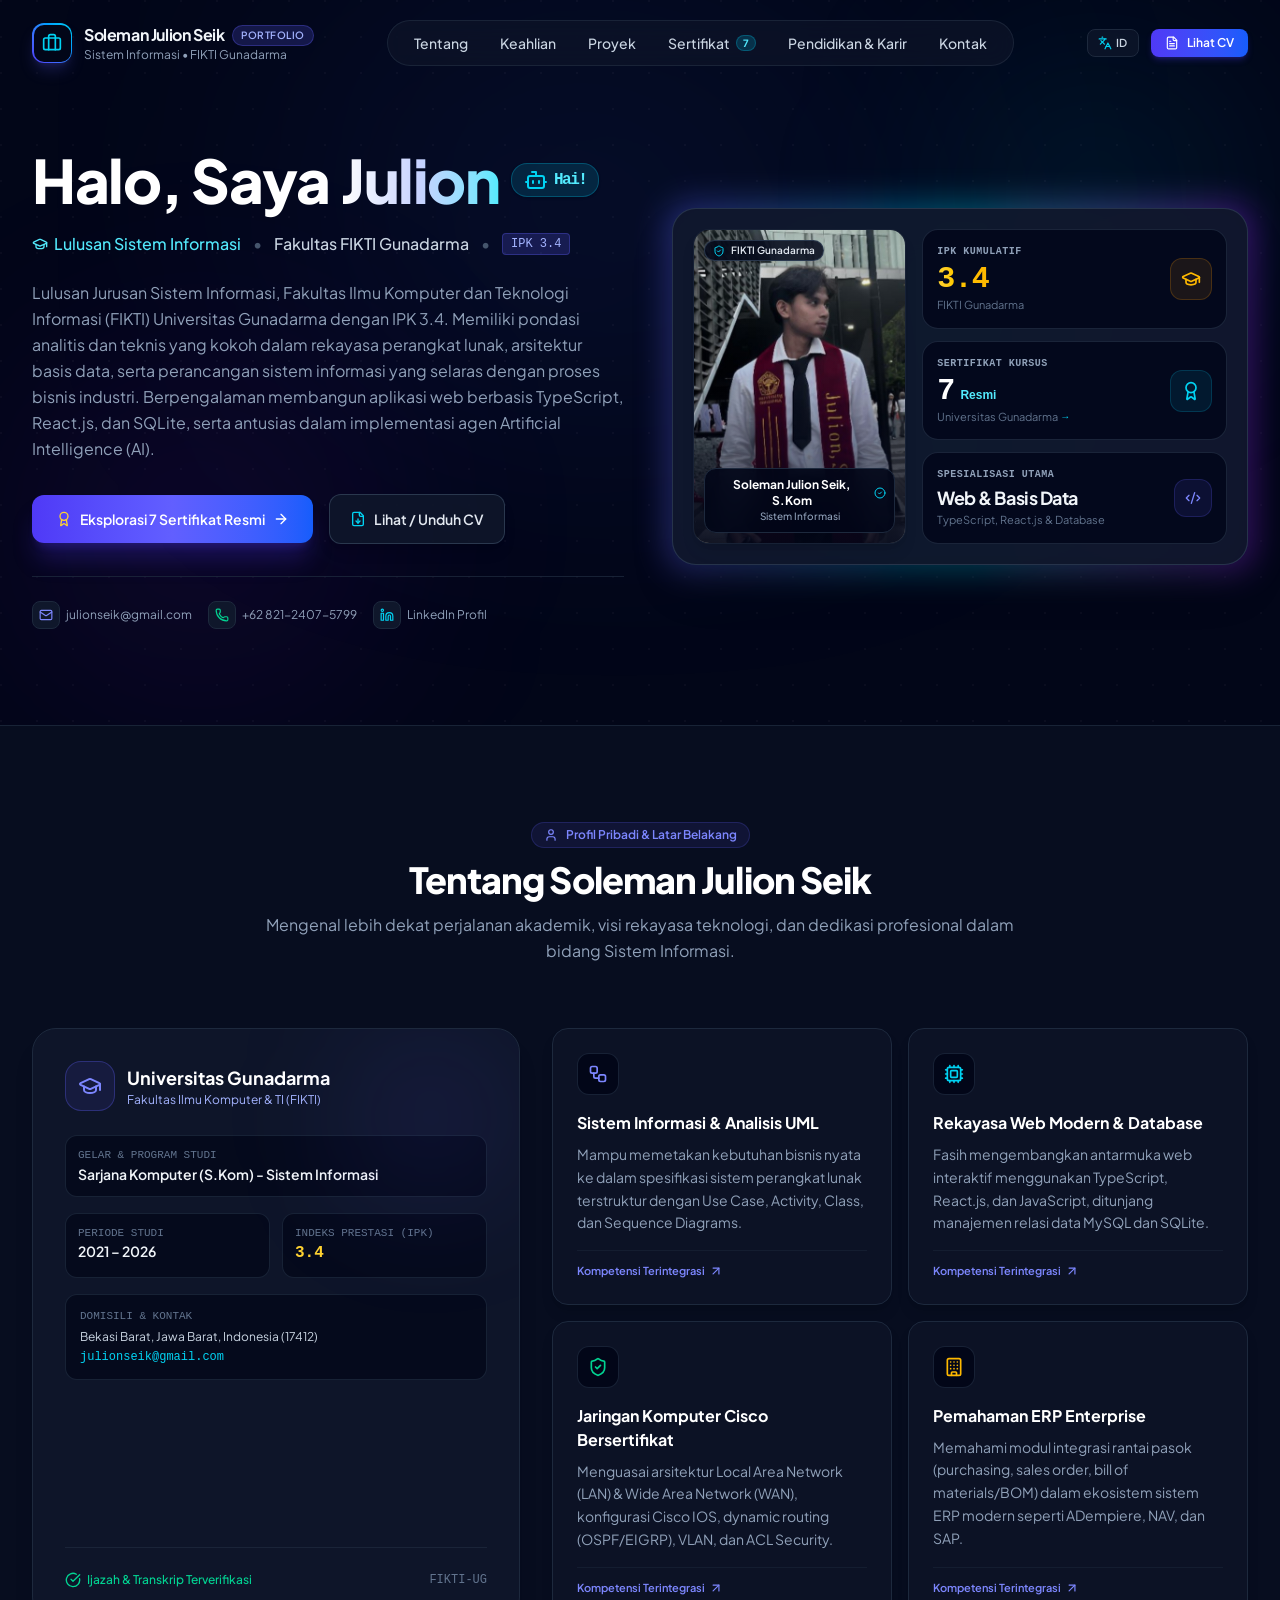
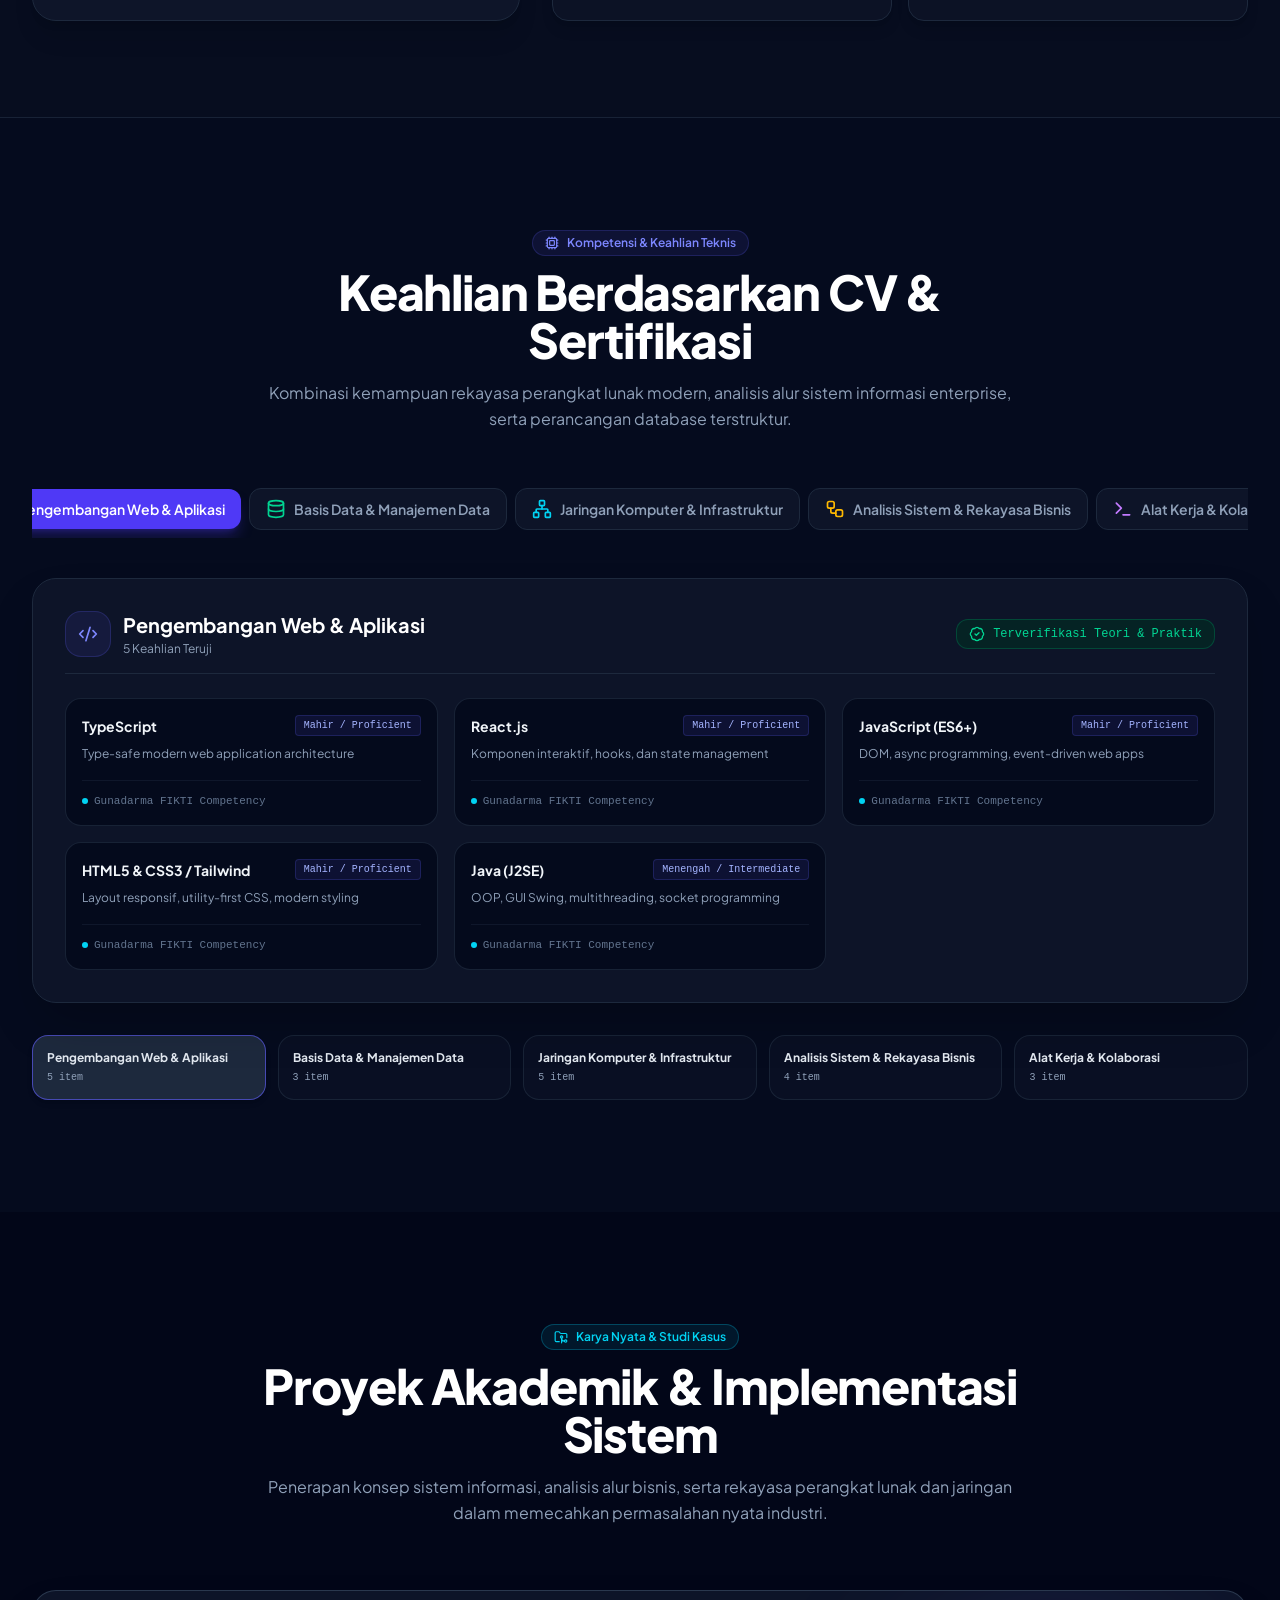
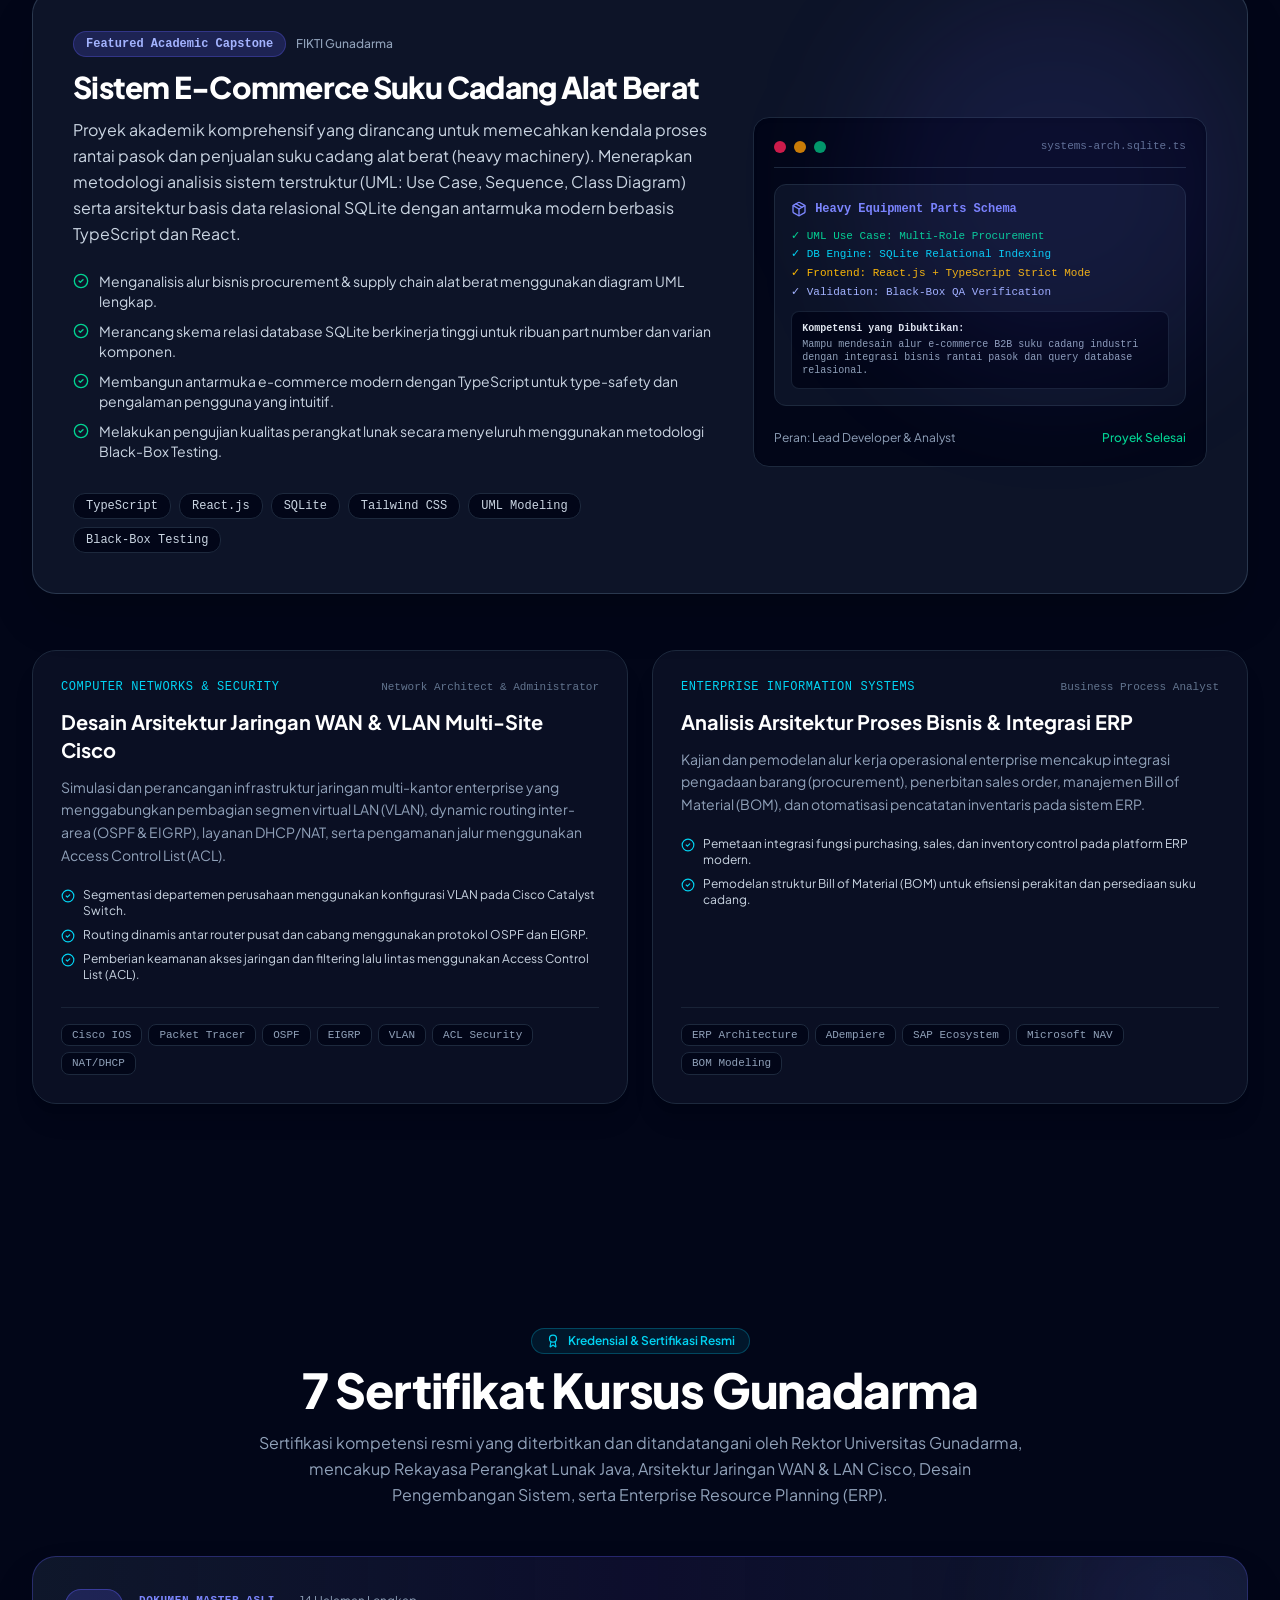
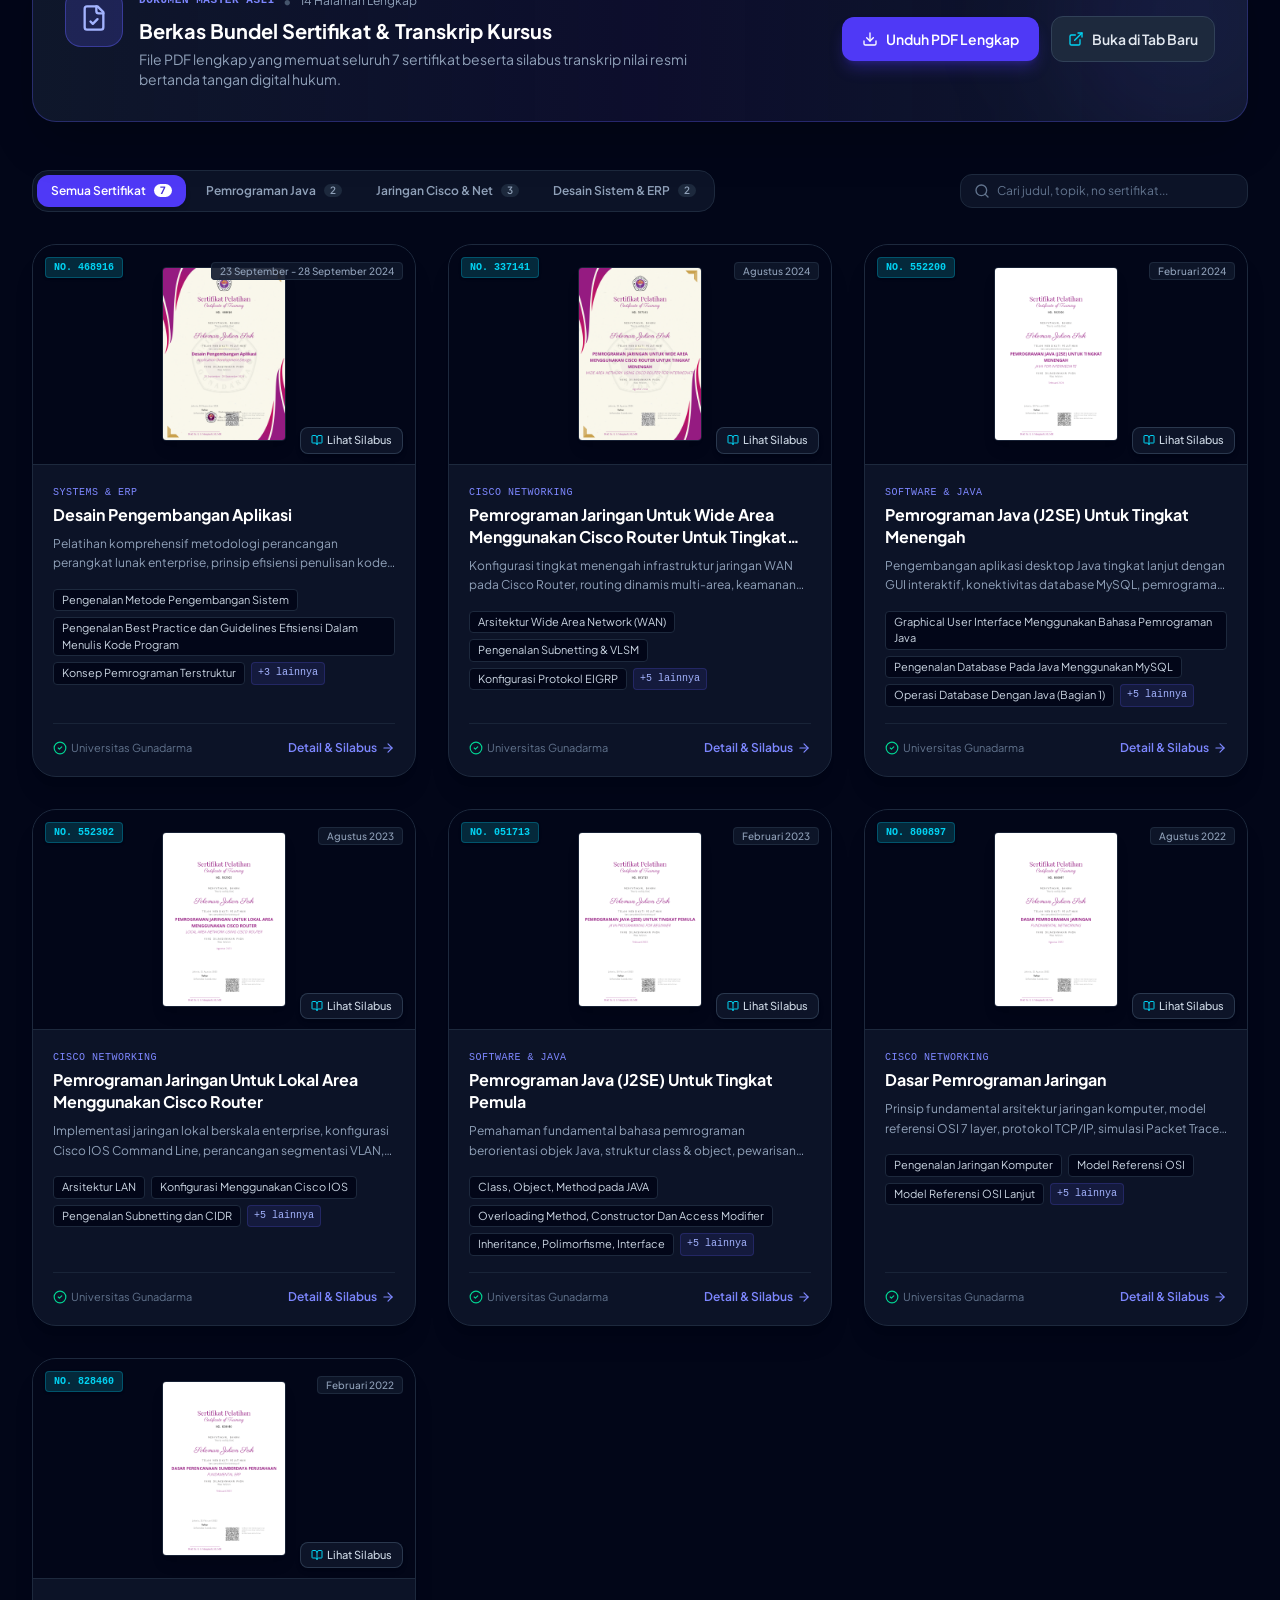
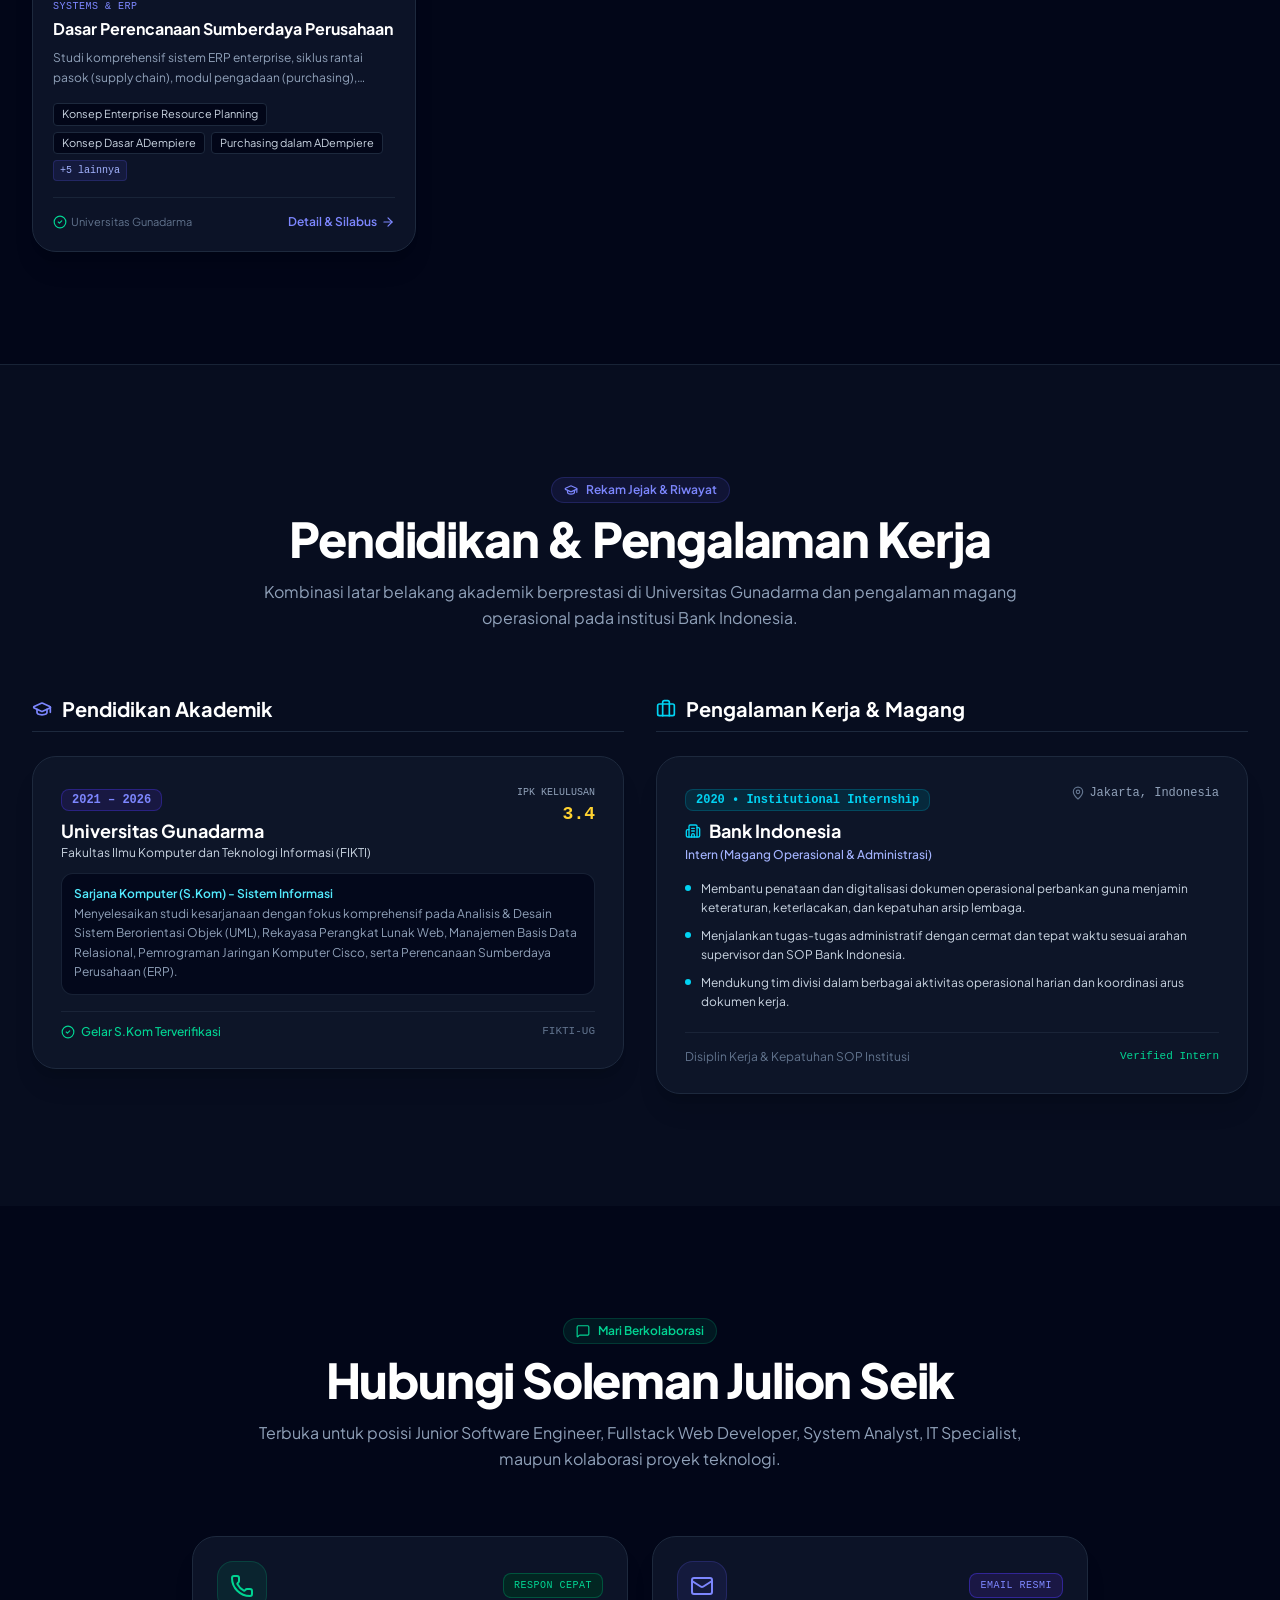
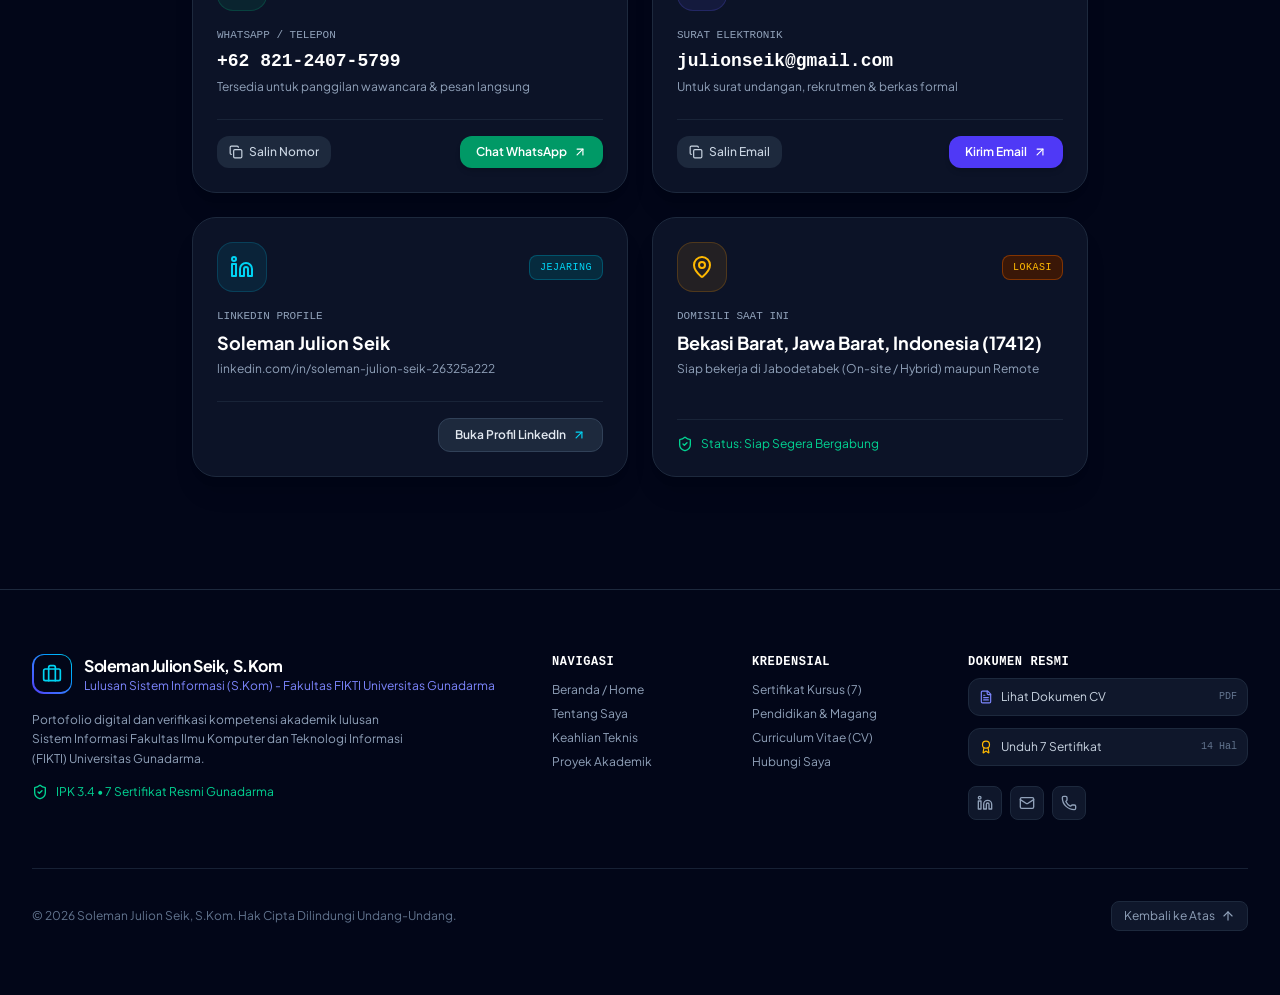
<file: docs/index.html>
<!doctype html>
<html lang="id" class="scroll-smooth">
  <head>
    <meta charset="UTF-8" />
    <meta name="viewport" content="width=device-width, initial-scale=1.0" />
    <title>Soleman Julion Seik, S.Kom | Portofolio & CV Sistem Informasi FIKTI Gunadarma</title>
    <meta name="description" content="Portofolio profesional dan sertifikat kursus resmi Soleman Julion Seik, S.Kom - Lulusan Sistem Informasi FIKTI Universitas Gunadarma." />
    <meta property="og:title" content="Soleman Julion Seik, S.Kom | Portofolio & CV" />
    <meta property="og:description" content="Profil profesional, keahlian rekayasa sistem web & jaringan, CV, dan 7 sertifikasi resmi Universitas Gunadarma." />
    <meta property="og:type" content="website" />
    <meta name="twitter:card" content="summary_large_image" />
    <link rel="preconnect" href="https://fonts.googleapis.com">
    <link rel="preconnect" href="https://fonts.gstatic.com" crossorigin>
    <link href="https://fonts.googleapis.com/css2?family=Plus+Jakarta+Sans:wght@300;400;500;600;700;800&family=JetBrains+Mono:wght@400;500;600&display=swap" rel="stylesheet">
    <script type="module" crossorigin src="./assets/index-C-3B6jsY.js"></script>
    <link rel="stylesheet" crossorigin href="./assets/index-DfKhepdA.css">
  </head>
  <body class="bg-slate-950 text-slate-100 font-['Plus_Jakarta_Sans',sans-serif] selection:bg-indigo-500/30 selection:text-indigo-200 antialiased overflow-x-hidden">
    <div id="root"></div>
  </body>
</html>
</file>
